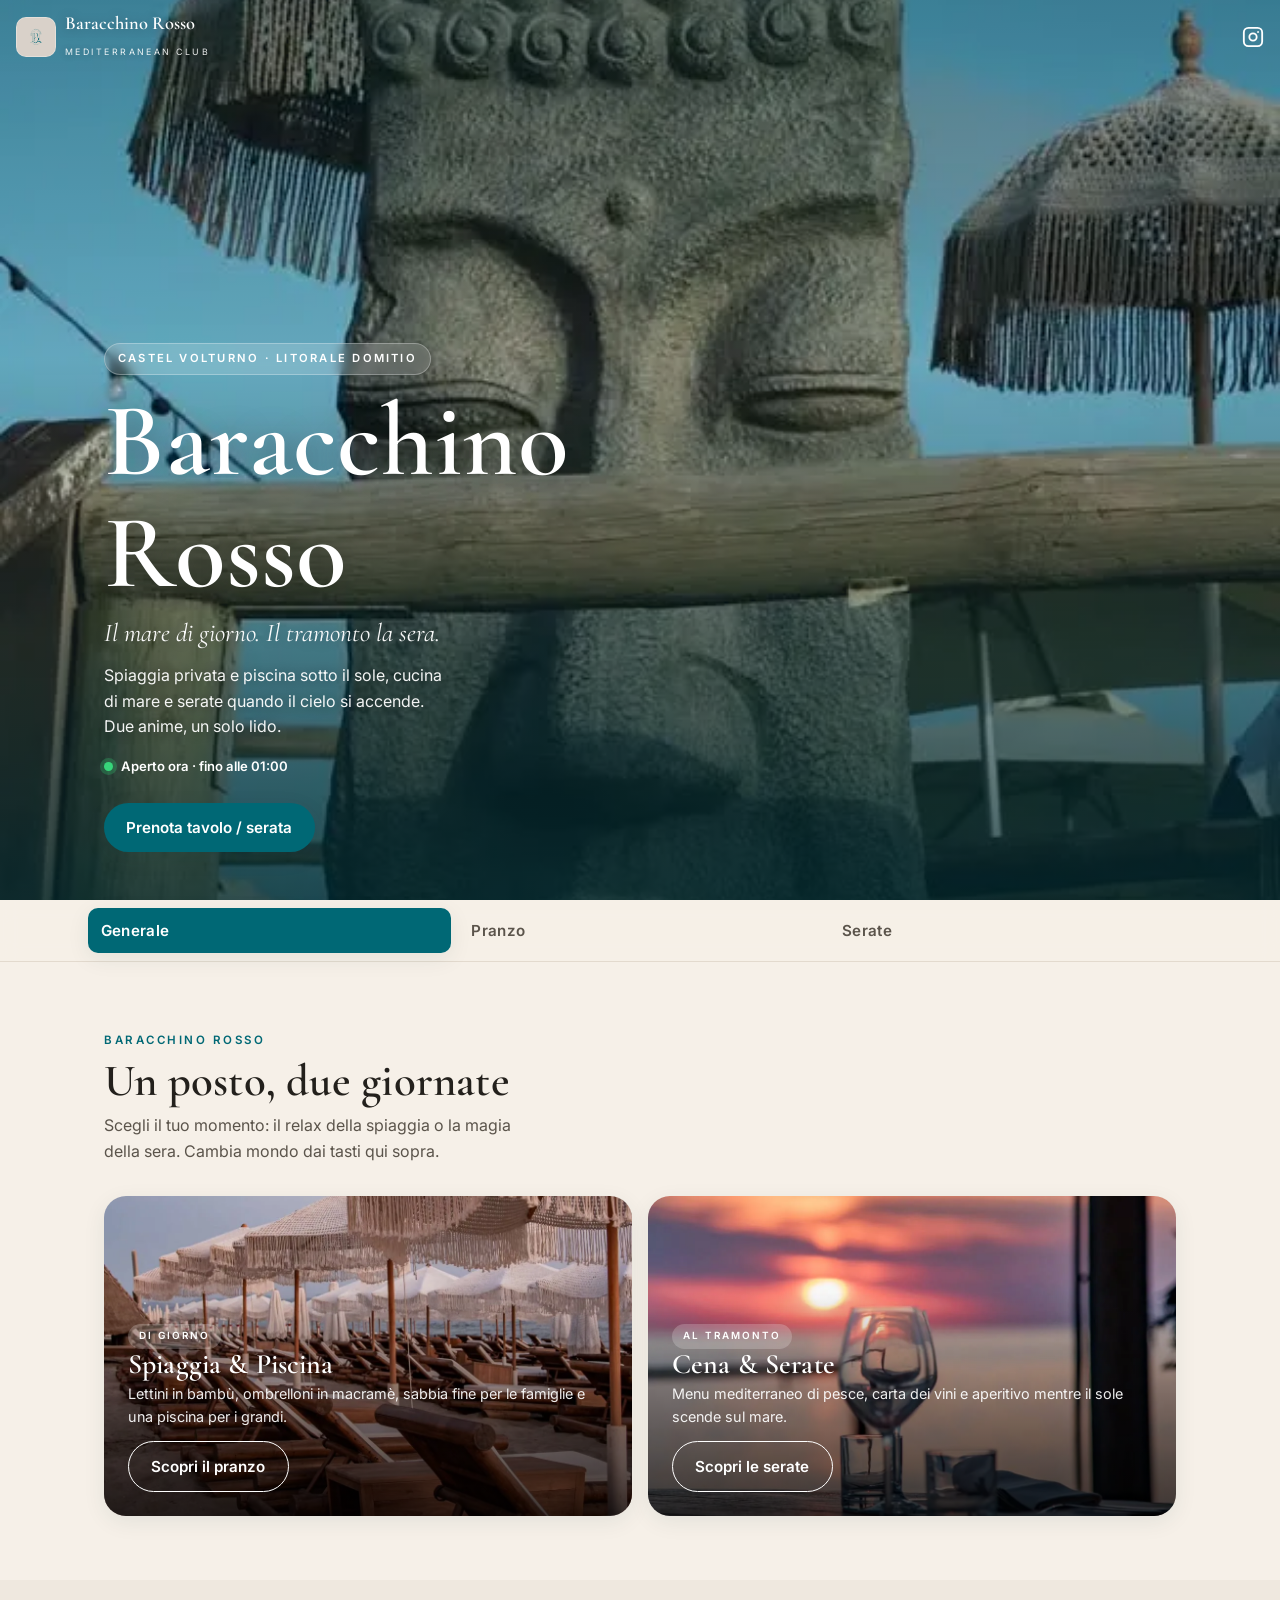
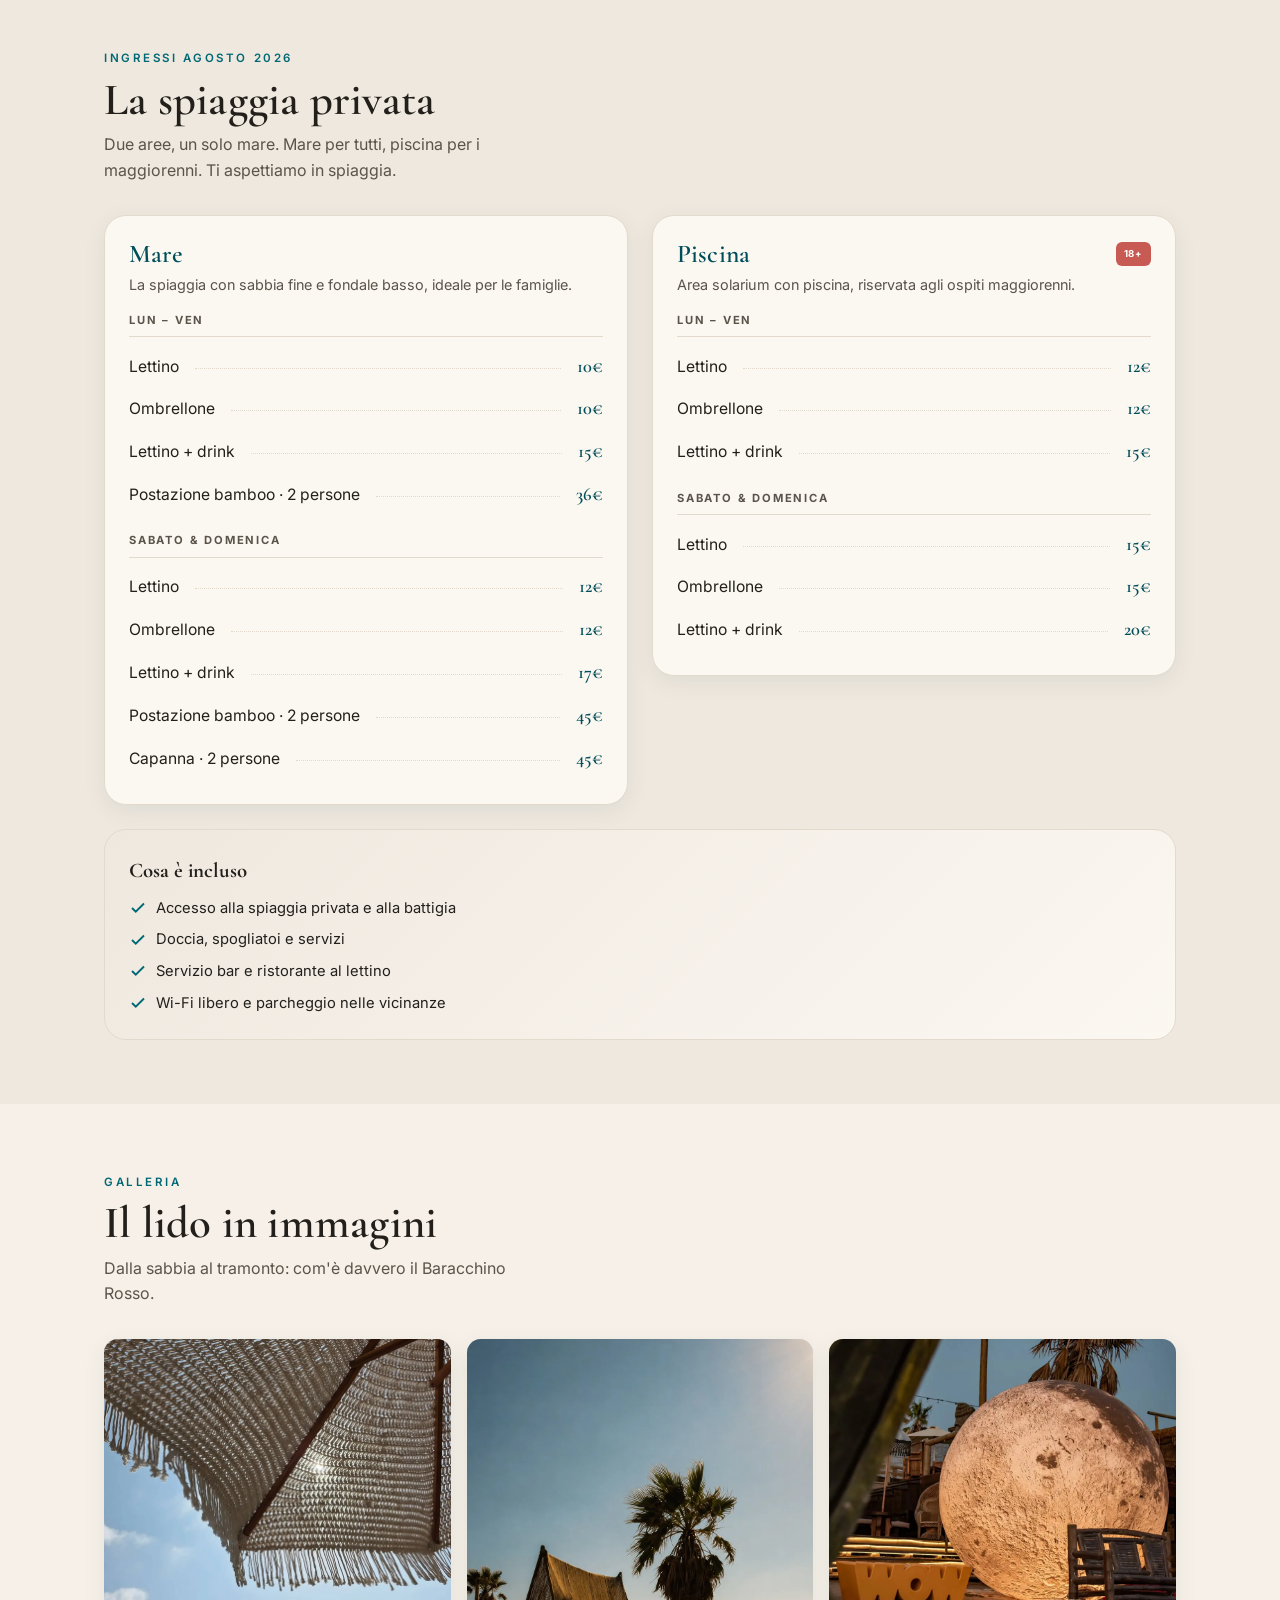
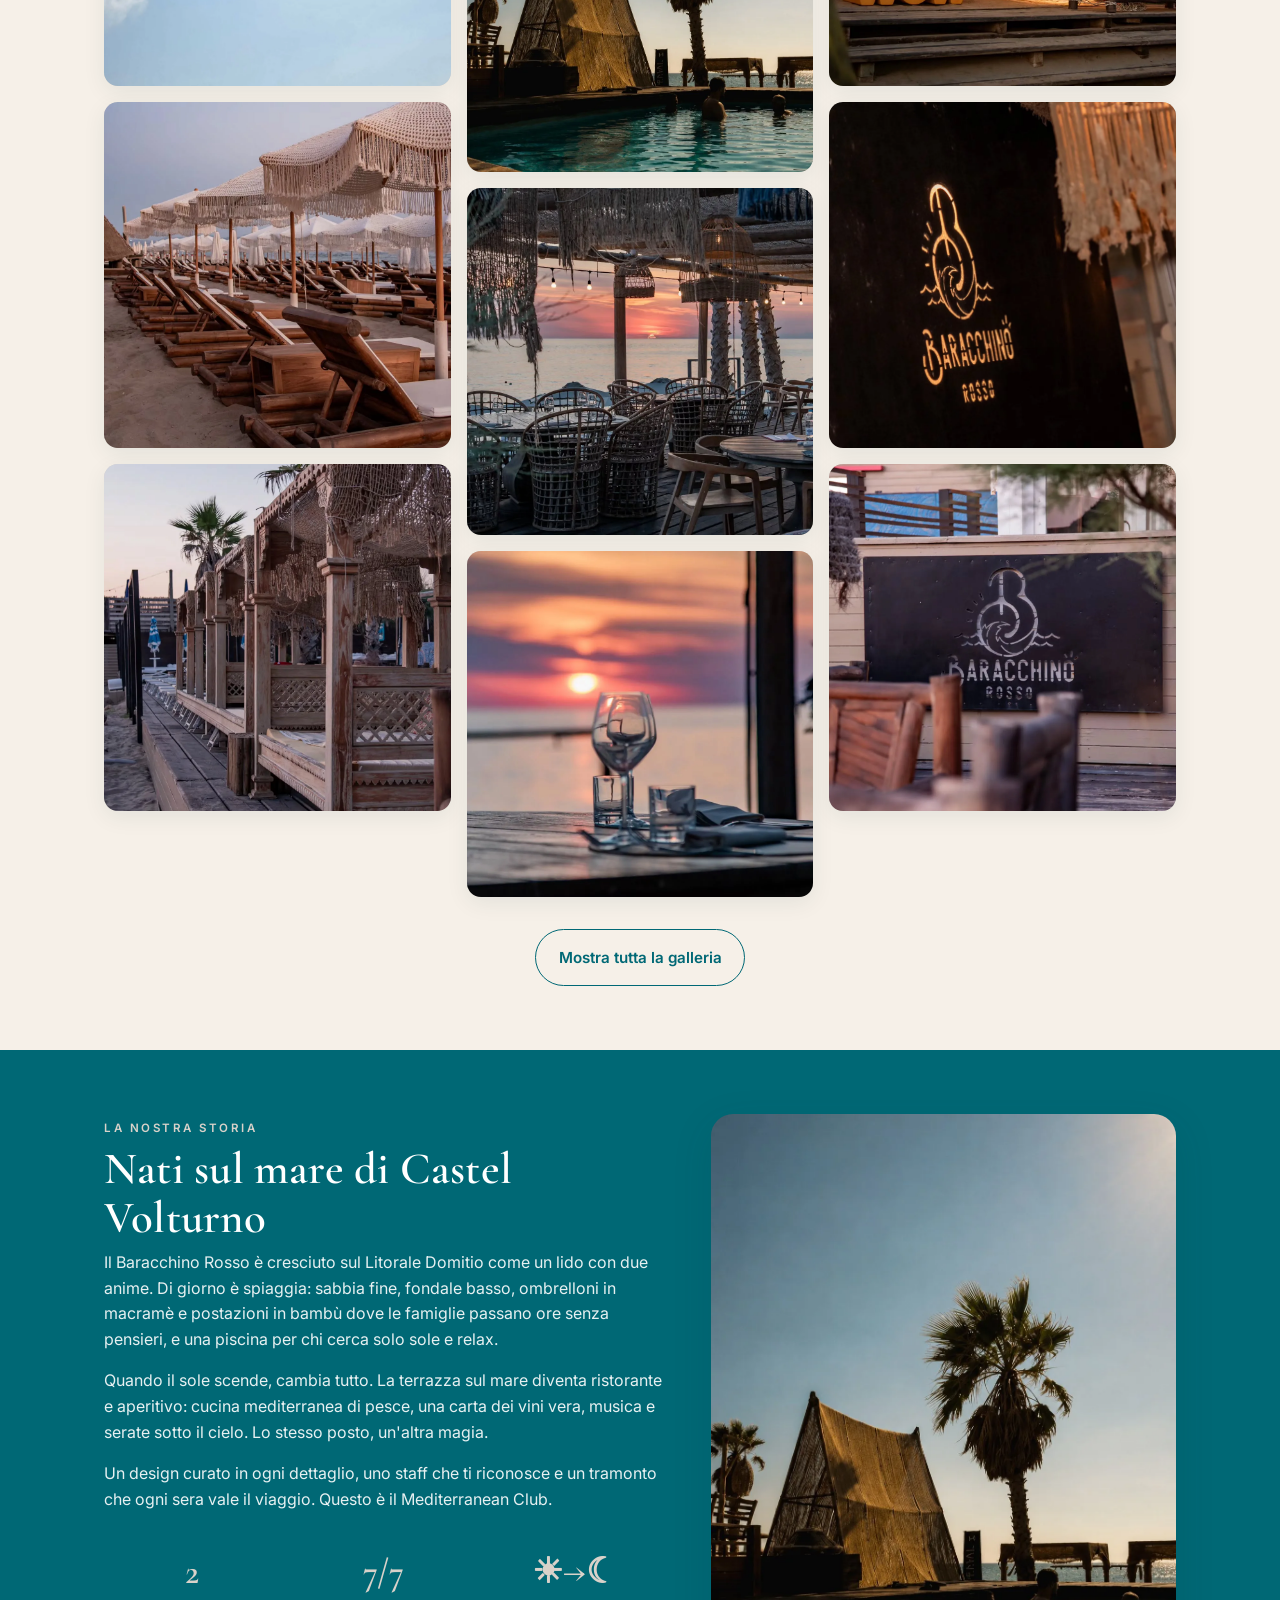
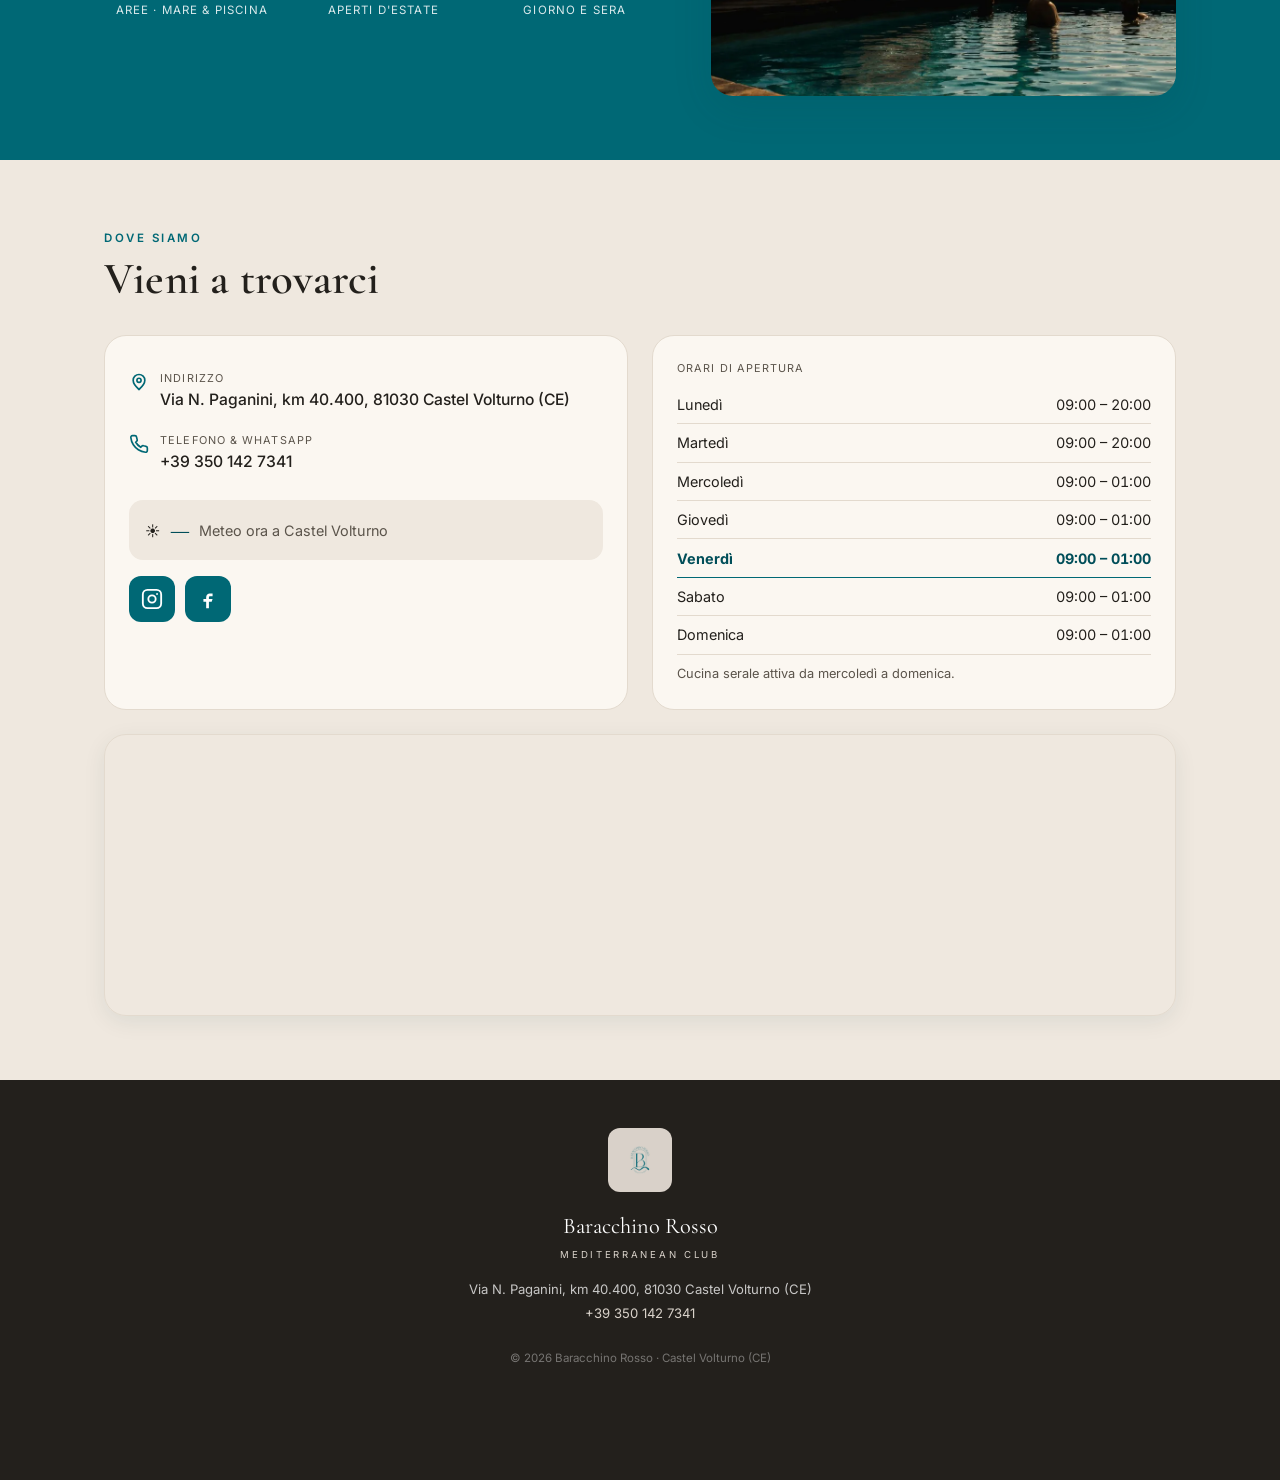
<file: index.html>
<!DOCTYPE html>
<html lang="it" data-mondo="generale">
<head>
<meta charset="UTF-8">
<meta name="viewport" content="width=device-width, initial-scale=1, viewport-fit=cover">
<title>Baracchino Rosso · Lido e Ristorante sul mare a Castel Volturno</title>
<meta name="description" content="Baracchino Rosso, Mediterranean Club a Castel Volturno: spiaggia privata con lettini e piscina di giorno, ristorante di pesce, aperitivo e serate al tramonto. Prenota il tuo tavolo.">
<meta name="theme-color" content="#006875">
<link rel="canonical" href="https://baracchinorosso.it/">

<!-- Open Graph / social -->
<meta property="og:type" content="restaurant">
<meta property="og:site_name" content="Baracchino Rosso">
<meta property="og:title" content="Baracchino Rosso · Lido e Ristorante sul mare">
<meta property="og:description" content="Spiaggia privata e piscina di giorno, cucina di mare e serate al tramonto a Castel Volturno.">
<meta property="og:image" content="https://baracchinorosso.it/assets/lido/lido-06.webp">
<meta property="og:locale" content="it_IT">
<meta name="twitter:card" content="summary_large_image">

<link rel="icon" type="image/webp" href="assets/brand/logo.webp">
<link rel="apple-touch-icon" href="assets/brand/logo.webp">

<!-- Font -->
<link rel="preconnect" href="https://fonts.googleapis.com">
<link rel="preconnect" href="https://fonts.gstatic.com" crossorigin>
<link href="https://fonts.googleapis.com/css2?family=Cormorant+Garamond:ital,wght@0,500;0,600;0,700;1,500;1,600&family=Inter:wght@400;500;600;700&display=swap" rel="stylesheet">

<link rel="stylesheet" href="style.css">

<!-- Schema.org: Restaurant + spiaggia -->
<script type="application/ld+json">
{
  "@context": "https://schema.org",
  "@type": "Restaurant",
  "name": "Baracchino Rosso",
  "alternateName": "Lido Baracchino Rosso · Mediterranean Club",
  "description": "Lido con spiaggia privata e piscina, ristorante di pesce, aperitivo e serate al tramonto sul litorale di Castel Volturno.",
  "servesCuisine": ["Mediterranea", "Pesce", "Italiana"],
  "priceRange": "€€",
  "url": "https://baracchinorosso.it/",
  "telephone": "+393501427341",
  "acceptsReservations": "True",
  "image": "https://baracchinorosso.it/assets/lido/lido-06.webp",
  "hasMenu": "https://baracchinorosso.it/#menu",
  "address": {
    "@type": "PostalAddress",
    "streetAddress": "Via N. Paganini, km 40.400",
    "addressLocality": "Castel Volturno",
    "addressRegion": "CE",
    "postalCode": "81030",
    "addressCountry": "IT"
  },
  "geo": { "@type": "GeoCoordinates", "latitude": 41.0206, "longitude": 13.9330 },
  "amenityFeature": [
    { "@type": "LocationFeatureSpecification", "name": "Spiaggia privata", "value": true },
    { "@type": "LocationFeatureSpecification", "name": "Piscina", "value": true },
    { "@type": "LocationFeatureSpecification", "name": "Lettini e ombrelloni", "value": true }
  ],
  "openingHoursSpecification": [
    { "@type": "OpeningHoursSpecification", "dayOfWeek": ["Monday","Tuesday"], "opens": "09:00", "closes": "20:00" },
    { "@type": "OpeningHoursSpecification", "dayOfWeek": ["Wednesday","Thursday","Friday","Saturday","Sunday"], "opens": "09:00", "closes": "01:00" }
  ],
  "sameAs": [
    "https://www.instagram.com/lido_baracchinorosso/",
    "https://www.facebook.com/Lidobaracchinorosso/"
  ]
}
</script>
</head>
<body>
<a href="#main" class="skip">Vai al contenuto</a>

<!-- HEADER -->
<header class="site-header" id="header">
  <a class="brand-lockup" href="#top" aria-label="Baracchino Rosso, torna su">
    <img src="assets/brand/logo.webp" alt="Logo Baracchino Rosso" width="38" height="38">
    <span>
      <span class="bn">Baracchino Rosso</span><br>
      <span class="bt">Mediterranean Club</span>
    </span>
  </a>
  <a class="hdr-ig" id="hdrIg" href="#" target="_blank" rel="noopener" aria-label="Instagram">
    <svg viewBox="0 0 24 24" fill="none" stroke="currentColor" stroke-width="2"><rect x="2" y="2" width="20" height="20" rx="5"/><circle cx="12" cy="12" r="4"/><circle cx="17.5" cy="6.5" r="1" fill="currentColor" stroke="none"/></svg>
  </a>
</header>

<span id="top"></span>

<!-- HERO -->
<section class="hero" aria-label="Introduzione">
  <div class="hero-media">
    <video id="heroVideo" autoplay muted loop playsinline
      poster="assets/video/hero-poster.webp">
      <source src="assets/video/hero.mp4" type="video/mp4">
    </video>
  </div>
  <div class="hero-inner">
    <span class="kicker">Castel Volturno · Litorale Domitio</span>
    <h1>Baracchino<br>Rosso</h1>
    <p class="subtitle">Il mare di giorno. Il tramonto la sera.</p>
    <p class="hook">Spiaggia privata e piscina sotto il sole, cucina di mare e serate quando il cielo si accende. Due anime, un solo lido.</p>
    <div class="status" id="heroStatus"><span class="dot"></span><span class="txt">—</span></div>
    <div class="hero-cta">
      <!-- PRENOTAZIONE OMBRELLONE DISATTIVATA (riattivabile in futuro): togli i marcatori di commento per rimetterla.
      <button class="btn btn-wa" data-open="ombrellone">
        <svg viewBox="0 0 24 24" fill="currentColor"><path d="M12 2a10 10 0 0 0-8.7 15l-1.3 4.7 4.8-1.3A10 10 0 1 0 12 2zm0 2a8 8 0 1 1-4.2 14.8l-.3-.2-2.6.7.7-2.6-.2-.3A8 8 0 0 1 12 4zm4.4 9.6c-.2-.1-1.3-.7-1.5-.8s-.4-.1-.5.1l-.7.9c-.1.1-.2.2-.5.1a6.6 6.6 0 0 1-3.2-2.8c-.2-.4.2-.4.6-1.2.1-.1 0-.3 0-.4l-.7-1.7c-.2-.5-.4-.4-.5-.4h-.5a.9.9 0 0 0-.7.3c-.9.9-.7 2.2 0 3.4a9.4 9.4 0 0 0 3.9 3.5c1.4.6 2 .7 2.7.6.4-.1 1.3-.5 1.5-1.1s.2-1 .1-1.1z"/></svg>
        Prenota ombrellone
      </button>
      -->
      <button class="btn btn-primary" data-open="tavolo">Prenota tavolo / serata</button>
    </div>
  </div>
</section>

<!-- SWITCH TRE MONDI -->
<nav class="world-switch" id="worldSwitch" aria-label="Scegli cosa vuoi vedere">
  <div class="inner">
    <button class="world-btn active" data-world="generale">
      Generale <span class="wl">Il lido</span>
    </button>
    <button class="world-btn" data-world="pranzo">
      Pranzo <span class="wl">Spiaggia & food</span>
    </button>
    <button class="world-btn" data-world="serate">
      Serate <span class="wl">Cena & tramonto</span>
    </button>
  </div>
</nav>

<main id="main">

<!-- ======================= MONDO: GENERALE ======================= -->
<div class="world-pane active" data-pane="generale">

  <!-- DUE ANIME -->
  <section class="section" aria-label="Le due anime del lido">
    <div class="wrap">
      <div class="section-head">
        <span class="eyebrow">Baracchino Rosso</span>
        <h2 class="section-title">Un posto, due giornate</h2>
        <p class="section-lead">Scegli il tuo momento: il relax della spiaggia o la magia della sera. Cambia mondo dai tasti qui sopra.</p>
      </div>
      <div class="duo">
        <div class="duo-card">
          <img src="assets/lido/lido-04.webp" alt="Lettini in bambù e ombrelloni in macramè sulla spiaggia" loading="lazy" width="1080" height="1080">
          <div class="c">
            <span class="tag">Di giorno</span>
            <h3>Spiaggia & Piscina</h3>
            <p>Lettini in bambù, ombrelloni in macramè, sabbia fine per le famiglie e una piscina per i grandi.</p>
            <button class="btn btn-outline" style="--accent:#fff;color:#fff;border-color:#fff" data-world-go="pranzo">Scopri il pranzo</button>
          </div>
        </div>
        <div class="duo-card">
          <img src="assets/lido/lido-06.webp" alt="Calici di vino al tramonto sul mare" loading="lazy" width="1080" height="1080">
          <div class="c">
            <span class="tag">Al tramonto</span>
            <h3>Cena & Serate</h3>
            <p>Menu mediterraneo di pesce, carta dei vini e aperitivo mentre il sole scende sul mare.</p>
            <button class="btn btn-outline" style="--accent:#fff;color:#fff;border-color:#fff" data-world-go="serate">Scopri le serate</button>
          </div>
        </div>
      </div>
    </div>
  </section>

  <!-- SPIAGGIA / LISTINO -->
  <section class="section" id="spiaggia" style="background:var(--sand-light)" aria-label="La spiaggia e i prezzi">
    <div class="wrap">
      <div class="section-head">
        <span class="eyebrow" id="beachPeriod">Listino spiaggia</span>
        <h2 class="section-title">La spiaggia privata</h2>
        <p class="section-lead">Due aree, un solo mare. Mare per tutti, piscina per i maggiorenni. Ti aspettiamo in spiaggia.</p>
      </div>
      <div class="beach-grid" id="beachGrid"><!-- JS --></div>
      <div class="incluso" id="beachIncluso"><!-- JS --></div>
      <!-- PRENOTAZIONE OMBRELLONE DISATTIVATA (riattivabile in futuro): togli i marcatori di commento per rimetterla.
      <div style="margin-top:var(--s-4)">
        <button class="btn btn-wa btn-block" data-open="ombrellone">
          <svg viewBox="0 0 24 24" fill="currentColor"><path d="M12 2a10 10 0 0 0-8.7 15l-1.3 4.7 4.8-1.3A10 10 0 1 0 12 2zm0 2a8 8 0 1 1-4.2 14.8l-.3-.2-2.6.7.7-2.6-.2-.3A8 8 0 0 1 12 4zm4.4 9.6c-.2-.1-1.3-.7-1.5-.8s-.4-.1-.5.1l-.7.9c-.1.1-.2.2-.5.1a6.6 6.6 0 0 1-3.2-2.8c-.2-.4.2-.4.6-1.2.1-.1 0-.3 0-.4l-.7-1.7c-.2-.5-.4-.4-.5-.4h-.5a.9.9 0 0 0-.7.3c-.9.9-.7 2.2 0 3.4a9.4 9.4 0 0 0 3.9 3.5c1.4.6 2 .7 2.7.6.4-.1 1.3-.5 1.5-1.1s.2-1 .1-1.1z"/></svg>
          Prenota ombrellone su WhatsApp
        </button>
      </div>
      -->
    </div>
  </section>

  <!-- GALLERY -->
  <section class="section" id="gallery" aria-label="Galleria fotografica">
    <div class="wrap">
      <div class="section-head">
        <span class="eyebrow">Galleria</span>
        <h2 class="section-title">Il lido in immagini</h2>
        <p class="section-lead">Dalla sabbia al tramonto: com'è davvero il Baracchino Rosso.</p>
      </div>
      <div class="gallery" id="galleryGrid"><!-- JS --></div>
      <div style="margin-top:var(--s-5); text-align:center">
        <a class="btn btn-outline" href="galleria.html">Mostra tutta la galleria</a>
      </div>
    </div>
  </section>

  <!-- ABOUT -->
  <section class="section about" id="about" aria-label="Chi siamo">
    <div class="wrap">
      <div class="about-body">
        <div>
          <span class="eyebrow">La nostra storia</span>
          <h2 class="section-title">Nati sul mare di Castel Volturno</h2>
          <p>Il Baracchino Rosso è cresciuto sul Litorale Domitio come un lido con due anime. Di giorno è spiaggia: sabbia fine, fondale basso, ombrelloni in macramè e postazioni in bambù dove le famiglie passano ore senza pensieri, e una piscina per chi cerca solo sole e relax.</p>
          <p>Quando il sole scende, cambia tutto. La terrazza sul mare diventa ristorante e aperitivo: cucina mediterranea di pesce, una carta dei vini vera, musica e serate sotto il cielo. Lo stesso posto, un'altra magia.</p>
          <p>Un design curato in ogni dettaglio, uno staff che ti riconosce e un tramonto che ogni sera vale il viaggio. Questo è il Mediterranean Club.</p>
          <div class="stats">
            <div class="stat"><div class="num">2</div><div class="lab">Aree · Mare & Piscina</div></div>
            <div class="stat"><div class="num">7/7</div><div class="lab">Aperti d'estate</div></div>
            <div class="stat"><div class="num">☀︎→☾</div><div class="lab">Giorno e sera</div></div>
          </div>
        </div>
        <div class="about-media">
          <img src="assets/lido/lido-01.webp" alt="Piscina con palma e tenda al tramonto al Baracchino Rosso" loading="lazy" width="997" height="1246">
        </div>
      </div>
    </div>
  </section>

  <!-- CONTATTI -->
  <section class="section" id="contatti" style="background:var(--sand-light)" aria-label="Contatti e come arrivare">
    <div class="wrap">
      <div class="section-head">
        <span class="eyebrow">Dove siamo</span>
        <h2 class="section-title">Vieni a trovarci</h2>
      </div>
      <div class="contact-grid">
        <div class="contact-card">
          <div class="info-row">
            <svg viewBox="0 0 24 24" fill="none" stroke="currentColor" stroke-width="2"><path d="M12 21s-7-6-7-11a7 7 0 0 1 14 0c0 5-7 11-7 11z"/><circle cx="12" cy="10" r="2.5"/></svg>
            <div><div class="l">Indirizzo</div><div class="v" id="cAddr">—</div></div>
          </div>
          <div class="info-row">
            <svg viewBox="0 0 24 24" fill="none" stroke="currentColor" stroke-width="2"><path d="M22 16.9v3a2 2 0 0 1-2.2 2 19.8 19.8 0 0 1-8.6-3 19.5 19.5 0 0 1-6-6 19.8 19.8 0 0 1-3-8.6A2 2 0 0 1 4.1 2h3a2 2 0 0 1 2 1.7c.1 1 .4 1.9.7 2.8a2 2 0 0 1-.5 2.1L8.1 9.9a16 16 0 0 0 6 6l1.3-1.3a2 2 0 0 1 2.1-.4c.9.3 1.8.5 2.8.6a2 2 0 0 1 1.7 2z"/></svg>
            <div><div class="l">Telefono & WhatsApp</div><div class="v"><a id="cTel" href="#">—</a></div></div>
          </div>
          <div class="weather" id="weatherBox" hidden>
            <span id="wIcon">☀︎</span>
            <span class="t" id="wTemp">—</span>
            <span id="wDesc" style="color:var(--ink-soft)">Meteo ora a Castel Volturno</span>
          </div>
          <div class="socials">
            <a id="sIg" href="#" target="_blank" rel="noopener" aria-label="Instagram"><svg viewBox="0 0 24 24" fill="none" stroke="currentColor" stroke-width="2"><rect x="2" y="2" width="20" height="20" rx="5"/><circle cx="12" cy="12" r="4"/><circle cx="17.5" cy="6.5" r="1" fill="currentColor" stroke="none"/></svg></a>
            <a id="sFb" href="#" target="_blank" rel="noopener" aria-label="Facebook"><svg viewBox="0 0 24 24" fill="currentColor"><path d="M14 9h3V6h-3c-2.2 0-4 1.8-4 4v2H7v3h3v7h3v-7h3l1-3h-4v-2c0-.6.4-1 1-1z"/></svg></a>
          </div>
        </div>
        <div class="contact-card">
          <div class="l" style="font-size:.68rem;letter-spacing:.1em;text-transform:uppercase;color:var(--ink-soft)">Orari di apertura</div>
          <table class="hours-table" id="hoursTable"><!-- JS --></table>
          <p style="font-size:.8rem;color:var(--ink-soft);margin-top:.6rem" id="hoursNote"></p>
        </div>
      </div>
      <div class="map-embed" style="margin-top:var(--s-4)">
        <iframe id="mapFrame" title="Mappa Baracchino Rosso" loading="lazy" referrerpolicy="no-referrer-when-downgrade"></iframe>
      </div>
    </div>
  </section>
</div>

<!-- ======================= MONDO: PRANZO ======================= -->
<div class="world-pane" data-pane="pranzo">
  <section class="section" aria-label="Pranzo in spiaggia">
    <div class="wrap">
      <div class="section-head">
        <span class="eyebrow">Il giorno · Food · Bar · Stile</span>
        <h2 class="section-title">Pranzo in spiaggia</h2>
        <p class="section-lead">Due modi di pranzare: il take away veloce da portare sotto l'ombrellone, oppure il menù mediterraneo di pesce servito al tavolo. Tra un tuffo e l'altro, come preferisci.</p>
      </div>
      <div class="menu-list" id="menuPranzo"><!-- JS --></div>
      <p class="menu-note">Il take away e il servizio bar sono attivi al lettino durante l'orario della spiaggia; il menù mediterraneo è servito ai tavoli. I piatti con la stellina sono i più amati. Per ordinazioni e info scrivici su WhatsApp.</p>
      <div style="margin-top:var(--s-4)">
        <button class="btn btn-primary btn-block" data-open="tavolo">Prenota un tavolo</button>
      </div>
      <!-- PRENOTAZIONE OMBRELLONE DISATTIVATA (riattivabile in futuro): togli i marcatori di commento per rimetterla.
      <div style="margin-top:var(--s-4)">
        <button class="btn btn-wa btn-block" data-open="ombrellone">Prenota il tuo posto in spiaggia</button>
      </div>
      -->
    </div>
  </section>

  <!-- GALLERIA CIBO (solo pranzo) -->
  <section class="section" style="background:var(--sand-light)" aria-label="I piatti">
    <div class="wrap">
      <div class="section-head">
        <span class="eyebrow">Dalla cucina</span>
        <h2 class="section-title">I nostri piatti</h2>
        <p class="section-lead">Fresco, di mare, fatto al momento. Un assaggio di quello che porti a tavola.</p>
      </div>
      <div class="gallery" id="galleryCibo"><!-- JS --></div>
    </div>
  </section>

  <!-- listino spiaggia anche qui, comodo -->
  <section class="section" style="background:var(--sand-light)" aria-label="Listino spiaggia">
    <div class="wrap">
      <div class="section-head">
        <span class="eyebrow" id="beachPeriod2">Listino spiaggia</span>
        <h2 class="section-title">Lettini, ombrelloni & cabine</h2>
      </div>
      <div class="beach-grid" id="beachGrid2"><!-- JS --></div>
    </div>
  </section>
</div>

<!-- ======================= MONDO: SERATE ======================= -->
<div class="world-pane" data-pane="serate">

  <!-- HERO SERATE con video -->
  <section class="serate-hero" aria-label="Le serate">
    <div class="serate-hero-media">
      <video id="serateVideo" muted loop playsinline preload="none"
        poster="assets/video/serate-poster.webp">
        <source src="assets/video/serate.mp4" type="video/mp4">
      </video>
    </div>
    <div class="serate-hero-inner">
      <span class="kicker">Quando il sole scende</span>
      <h2>Le nostre serate</h2>
      <p>Aperitivo in poltrona, cocktail, musica e cena vista mare. Il Baracchino cambia anima.</p>
    </div>
  </section>

  <section class="section" aria-label="Cena e serate">
    <div class="wrap">
      <div class="section-head">
        <span class="eyebrow">La sera · Menu Mediterraneo</span>
        <h2 class="section-title">Cena sul mare</h2>
        <p class="section-lead">Cucina mediterranea di pesce e una carta dei vini pensata per il tramonto. Prenota il tavolo e lasciati sorprendere dal cielo.</p>
      </div>
      <div class="menu-list" id="menuSerate"><!-- JS --></div>
      <p class="menu-note">Cucina serale attiva da mercoledì a domenica. I piatti con la stellina sono i più amati dai nostri ospiti.</p>
      <div style="margin-top:var(--s-4)">
        <button class="btn btn-primary btn-block" data-open="tavolo">Prenota il tavolo</button>
      </div>
    </div>
  </section>

  <!-- EVENTI -->
  <section class="section" id="eventi" style="background:var(--sand-light)" aria-label="Eventi e serate">
    <div class="wrap">
      <div class="section-head">
        <span class="eyebrow">In programma</span>
        <h2 class="section-title">Serate & eventi</h2>
        <p class="section-lead">Aperitivi, musica dal vivo e feste al tramonto.</p>
      </div>
      <div id="eventsWrap"><!-- JS --></div>
    </div>
  </section>
</div>

</main>

<!-- FOOTER -->
<footer class="site-footer">
  <div class="wrap">
    <img src="assets/brand/logo.webp" alt="Baracchino Rosso" width="64" height="64">
    <div class="fn">Baracchino Rosso</div>
    <div class="ft">Mediterranean Club</div>
    <div class="fmeta">
      <span id="fAddr">—</span><br>
      <a id="fTel" href="#">—</a>
    </div>
    <div class="credit">© <span id="year"></span> Baracchino Rosso · Castel Volturno (CE)</div>
  </div>
</footer>

<!-- STICKY DOCK (mobile) -->
<div class="dockbar">
  <!-- PRENOTAZIONE OMBRELLONE DISATTIVATA (riattivabile in futuro): togli i marcatori di commento per rimetterla.
  <button class="btn btn-wa" data-open="ombrellone">Ombrellone</button>
  -->
  <button class="btn btn-primary" data-open="tavolo">Tavolo / Serata</button>
</div>

<!-- ================================================================
     MODALE PRENOTAZIONE (OMBRELLONE) — DISATTIVATA
     La prenotazione ombrelloni è stata rimossa temporaneamente.
     Per RIATTIVARLA in futuro:
       1) togli i marcatori di commento di questo blocco;
       2) riattiva i pulsanti "Ombrellone" (cerca "PRENOTAZIONE OMBRELLONE
          DISATTIVATA" nel file e togli i relativi commenti);
       3) (facoltativo) il form tavolo qui sotto resta separato: si
          riattiva solo se in data.js rimetti prenotazioneTavoloUrl: "".
================================================================= -->
<!-- INIZIO BLOCCO DISATTIVATO
<div class="modal-back" id="modalBack" role="dialog" aria-modal="true" aria-labelledby="modalTitle">
  <div class="modal">
    <button class="modal-x" id="modalX" aria-label="Chiudi">&times;</button>
    <h3 id="modalTitle">Prenota</h3>
    <p class="sub" id="modalSub">Compila e ti apriamo WhatsApp con il messaggio pronto.</p>

    [FORM OMBRELLONE]
    <div id="formOmbrellone">
      <div class="field">
        <label for="oNome">Nome</label>
        <input type="text" id="oNome" placeholder="Il tuo nome" required>
      </div>
      <div class="field-row">
        <div class="field">
          <label for="oData">Data</label>
          <input type="date" id="oData" required>
        </div>
        <div class="field">
          <label for="oNum">Postazioni</label>
          <input type="number" id="oNum" min="1" max="20" value="2" required>
        </div>
      </div>
      <div class="field">
        <label for="oTipo">Tipo</label>
        <select id="oTipo">
          <option value="Lettino">Lettino</option>
          <option value="Ombrellone">Ombrellone</option>
          <option value="Postazione bamboo">Postazione bamboo</option>
          <option value="Capanna">Capanna</option>
          <option value="Piscina (solo maggiorenni)">Piscina (solo maggiorenni)</option>
        </select>
      </div>
    </div>

    [FORM TAVOLO — gia disattivato in precedenza: usa il form esterno prenota.html
     impostato in data.js -> brand.prenotazioneTavoloUrl. Per il vecchio form
     WhatsApp: rimetti prenotazioneTavoloUrl: "" e ripristina questo blocco.
    <div id="formTavolo" hidden>
      <div class="field">
        <label for="tNome">Nome</label>
        <input type="text" id="tNome" placeholder="Il tuo nome">
      </div>
      <div class="field-row">
        <div class="field">
          <label for="tPers">Persone</label>
          <input type="number" id="tPers" min="1" max="30" value="2">
        </div>
        <div class="field">
          <label for="tData">Data</label>
          <input type="date" id="tData">
        </div>
      </div>
      <div class="field">
        <label for="tOra">Orario</label>
        <input type="time" id="tOra" value="20:30">
      </div>
    </div>
    ]

    <button class="btn btn-wa btn-block" id="modalSend" style="margin-top:.5rem">Apri WhatsApp</button>
    <div class="modal-note">Ti stiamo aprendo WhatsApp — premi invio per confermare. Ti confermeremo la disponibilità in chat.</div>
  </div>
</div>
FINE BLOCCO DISATTIVATO -->

<script src="data.js"></script>
<script src="app.js"></script>
</body>
</html>
</file>
<file: style.css>
/* =============================================================================
   BARACCHINO ROSSO — STYLE
   Palette derivata dal logo reale (teal + sabbia) e dai materiali del lido.
   ========================================================================== */

:root{
  /* --- Colori brand (dal logo) --- */
  --teal:        #006875;   /* monogramma del logo */
  --teal-deep:   #004e59;   /* teal profondo per testo su chiaro */
  --teal-soft:   #4a8b93;
  --sand:        #d9d2ca;   /* fondo del logo */
  --sand-light:  #efe8df;
  --cream:       #f6f0e8;   /* fondo pagina */
  --cream-2:     #fbf7f1;
  --ink:         #23201c;   /* testo principale */
  --ink-soft:    #5b544b;   /* testo secondario */
  --line:        #e3dace;

  /* --- Accenti per i tre mondi --- */
  --day:         #d89a5b;   /* oro-tramonto = spiaggia/pranzo */
  --day-deep:    #b97e3f;
  --night:       #c85a54;   /* corallo-rosso = serate (dal "Rosso" + menu take away) */
  --night-deep:  #a8433e;

  /* accento attivo, cambia col mondo selezionato (default = generale/teal) */
  --accent:      var(--teal);
  --accent-deep: var(--teal-deep);

  /* --- Tipografia --- */
  --display: "Cormorant Garamond", Georgia, "Times New Roman", serif;
  --body: "Inter", -apple-system, BlinkMacSystemFont, "Segoe UI", Roboto, sans-serif;

  /* --- Spaziatura (rem) --- */
  --s-1: .5rem; --s-2: .75rem; --s-3: 1rem; --s-4: 1.5rem;
  --s-5: 2rem; --s-6: 3rem; --s-7: 4rem; --s-8: 6rem;

  --radius: 14px;
  --radius-lg: 22px;
  --maxw: 1120px;
  --shadow: 0 12px 40px rgba(0,58,66,.12);
  --shadow-soft: 0 6px 22px rgba(0,58,66,.08);
}

/* mondo SERATE */
[data-mondo="serate"]{ --accent: var(--night); --accent-deep: var(--night-deep); }
/* mondo PRANZO */
[data-mondo="pranzo"]{ --accent: var(--day); --accent-deep: var(--day-deep); }
/* mondo GENERALE */
[data-mondo="generale"]{ --accent: var(--teal); --accent-deep: var(--teal-deep); }

*{ box-sizing:border-box; margin:0; padding:0; }
html{ scroll-behavior:smooth; -webkit-text-size-adjust:100%; }
body{
  font-family:var(--body);
  color:var(--ink);
  background:var(--cream);
  line-height:1.6;
  font-size:16px;
  overflow-x:hidden;
}
img{ display:block; max-width:100%; }
a{ color:inherit; text-decoration:none; }
h1,h2,h3{ font-family:var(--display); font-weight:600; line-height:1.08; letter-spacing:.005em; }

.wrap{ width:100%; max-width:var(--maxw); margin:0 auto; padding:0 var(--s-4); }

.eyebrow{
  font-family:var(--body); font-size:.72rem; font-weight:600;
  letter-spacing:.22em; text-transform:uppercase; color:var(--accent);
}
.section-title{ font-size:2.1rem; margin:.35rem 0 .5rem; color:var(--ink); }
.section-lead{ color:var(--ink-soft); max-width:42ch; }

/* =============================================================================
   HEADER
   ========================================================================== */
.site-header{
  position:fixed; top:0; left:0; right:0; z-index:60;
  display:flex; align-items:center; justify-content:space-between;
  padding:.7rem 1rem;
  background:rgba(246,240,232,0);
  transition:background .3s ease, box-shadow .3s ease, padding .3s ease;
}
.site-header.scrolled{
  background:rgba(246,240,232,.94);
  backdrop-filter:blur(10px);
  box-shadow:0 2px 18px rgba(0,58,66,.08);
}
.brand-lockup{ display:flex; align-items:center; gap:.55rem; }
.brand-lockup img{ width:40px; height:40px; border-radius:10px; object-fit:cover;
  background:var(--sand); border:1px solid rgba(255,255,255,.3); }
.brand-lockup .bn{ font-family:var(--display); font-weight:600; font-size:1.15rem; color:var(--ink); line-height:1; }
.brand-lockup .bt{ font-family:var(--body); font-size:.55rem; letter-spacing:.28em; text-transform:uppercase; color:var(--accent); }
.site-header:not(.scrolled) .brand-lockup .bn{ color:#fff; text-shadow:0 1px 12px rgba(0,0,0,.35); }
.site-header:not(.scrolled) .brand-lockup .bt{ color:#fff; opacity:.9; text-shadow:0 1px 8px rgba(0,0,0,.4); }
.hdr-ig{ display:none; }
.hdr-ig svg{ width:22px; height:22px; }

/* =============================================================================
   SWITCH DEI TRE MONDI (sticky sotto l'hero)
   ========================================================================== */
.world-switch{
  position:sticky; top:0; z-index:50;
  background:rgba(246,240,232,.96);
  backdrop-filter:blur(10px);
  border-bottom:1px solid var(--line);
}
.world-switch .inner{
  max-width:var(--maxw); margin:0 auto;
  display:grid; grid-template-columns:repeat(3,1fr);
  gap:.35rem; padding:.4rem;
}
.world-btn{
  appearance:none; border:0; cursor:pointer;
  background:transparent; color:var(--ink-soft);
  font-family:var(--body); font-weight:600; font-size:.82rem;
  letter-spacing:.02em;
  padding:.72rem .3rem; border-radius:10px;
  display:flex; flex-direction:column; align-items:center; gap:.15rem;
  transition:background .2s, color .2s, transform .1s;
}
.world-btn .wl{ font-size:.62rem; font-weight:500; letter-spacing:.14em; text-transform:uppercase; opacity:.7; }
.world-btn:hover{ color:var(--ink); }
.world-btn.active{ background:var(--accent); color:#fff; box-shadow:var(--shadow-soft); }
.world-btn.active .wl{ opacity:.85; }
.world-btn:active{ transform:scale(.97); }

/* =============================================================================
   HERO
   ========================================================================== */
.hero{ position:relative; min-height:100svh; display:flex; align-items:flex-end;
  overflow:hidden; color:#fff; }
.hero-media{ position:absolute; inset:0; z-index:0; }
.hero-media video, .hero-media img{
  width:100%; height:100%; object-fit:cover; }
.hero-media::after{
  content:""; position:absolute; inset:0;
  background:linear-gradient(180deg, rgba(0,40,46,.35) 0%, rgba(0,40,46,.12) 40%, rgba(0,40,46,.78) 100%);
}
.hero-inner{ position:relative; z-index:1; width:100%; max-width:var(--maxw);
  margin:0 auto; padding:0 var(--s-4) var(--s-6); }
.hero .kicker{
  display:inline-flex; align-items:center; gap:.5rem;
  font-size:.7rem; font-weight:600; letter-spacing:.2em; text-transform:uppercase;
  padding:.4rem .8rem; border-radius:999px;
  background:rgba(255,255,255,.16); backdrop-filter:blur(6px);
  border:1px solid rgba(255,255,255,.28);
}
.hero h1{ font-size:clamp(3rem,17vw,6.5rem); margin:.6rem 0 .2rem; text-shadow:0 2px 30px rgba(0,0,0,.35); }
.hero .subtitle{ font-family:var(--display); font-style:italic; font-size:clamp(1.15rem,5vw,1.6rem);
  opacity:.96; text-shadow:0 1px 16px rgba(0,0,0,.4); }
.hero .hook{ margin-top:.6rem; max-width:34ch; font-size:1rem; opacity:.94;
  text-shadow:0 1px 14px rgba(0,0,0,.5); }
.hero-cta{ display:flex; flex-direction:column; gap:.6rem; margin-top:var(--s-4); }

/* status "aperto ora" */
.status{ display:inline-flex; align-items:center; gap:.5rem; font-size:.82rem; font-weight:600;
  margin-top:var(--s-3); }
.status .dot{ width:9px; height:9px; border-radius:50%; background:#8a8a8a; box-shadow:0 0 0 0 rgba(0,0,0,0);}
.status.open .dot{ background:#37d67a; box-shadow:0 0 0 4px rgba(55,214,122,.25); }
.status.closed .dot{ background:#f0685f; box-shadow:0 0 0 4px rgba(240,104,95,.22); }

/* =============================================================================
   BOTTONI
   ========================================================================== */
.btn{
  display:inline-flex; align-items:center; justify-content:center; gap:.5rem;
  font-family:var(--body); font-weight:600; font-size:.95rem;
  padding:.95rem 1.4rem; border-radius:999px; border:0; cursor:pointer;
  transition:transform .12s, box-shadow .2s, background .2s, filter .2s;
  text-align:center;
}
.btn svg{ width:18px; height:18px; }
.btn-primary{ background:var(--accent); color:#fff; box-shadow:var(--shadow-soft); }
.btn-primary:hover{ filter:brightness(1.06); box-shadow:var(--shadow); }
.btn-wa{ background:#25d366; color:#062e17; }
.btn-wa:hover{ filter:brightness(1.05); }
.btn-ghost{ background:rgba(255,255,255,.16); color:#fff; border:1.5px solid rgba(255,255,255,.55);
  backdrop-filter:blur(6px); }
.btn-ghost:hover{ background:rgba(255,255,255,.26); }
.btn-outline{ background:transparent; color:var(--accent); border:1.6px solid var(--accent); }
.btn-outline:hover{ background:var(--accent); color:#fff; }
.btn:active{ transform:translateY(1px) scale(.99); }
.btn-block{ width:100%; }

/* =============================================================================
   HERO SERATE (con video)
   ========================================================================== */
.serate-hero{ position:relative; min-height:56vh; display:flex; align-items:flex-end;
  overflow:hidden; color:#fff; }
.serate-hero-media{ position:absolute; inset:0; z-index:0; background:#1a1214; }
.serate-hero-media video{ width:100%; height:100%; object-fit:cover; opacity:.92; }
.serate-hero-media::after{ content:""; position:absolute; inset:0;
  background:linear-gradient(180deg, rgba(40,10,12,.5) 0%, rgba(30,8,10,.25) 45%, rgba(20,5,6,.85) 100%); }
.serate-hero-inner{ position:relative; z-index:1; width:100%; max-width:var(--maxw);
  margin:0 auto; padding:0 var(--s-4) var(--s-5); }
.serate-hero h2{ font-family:var(--display); font-size:clamp(2.4rem,10vw,4rem); margin:.4rem 0 .3rem;
  text-shadow:0 2px 24px rgba(0,0,0,.5); }
.serate-hero .kicker{ display:inline-flex; font-size:.7rem; font-weight:600; letter-spacing:.2em;
  text-transform:uppercase; padding:.4rem .8rem; border-radius:999px;
  background:rgba(255,255,255,.15); border:1px solid rgba(255,255,255,.3); backdrop-filter:blur(6px); }
.serate-hero p{ max-width:40ch; font-size:1rem; opacity:.95; text-shadow:0 1px 14px rgba(0,0,0,.6); }

/* =============================================================================
   SEZIONI GENERICHE
   ========================================================================== */
.section{ padding:var(--s-7) 0; scroll-margin-top:76px; }
.section-head{ margin-bottom:var(--s-5); }

/* mostra/nascondi in base al mondo */
.world-pane{ display:none; }
.world-pane.active{ display:block; animation:fade .4s ease; }
@keyframes fade{ from{opacity:0; transform:translateY(8px);} to{opacity:1; transform:none;} }

/* =============================================================================
   INTRO / DUE ANIME
   ========================================================================== */
.duo{ display:grid; gap:var(--s-3); margin-top:var(--s-4); }
.duo-card{ position:relative; border-radius:var(--radius-lg); overflow:hidden;
  min-height:230px; display:flex; align-items:flex-end; color:#fff; box-shadow:var(--shadow-soft); }
.duo-card img{ position:absolute; inset:0; width:100%; height:100%; object-fit:cover; z-index:0; }
.duo-card::after{ content:""; position:absolute; inset:0; z-index:1;
  background:linear-gradient(180deg, rgba(0,0,0,0) 30%, rgba(0,0,0,.72) 100%); }
.duo-card .c{ position:relative; z-index:2; padding:var(--s-4); width:100%; }
.duo-card h3{ font-size:1.75rem; }
.duo-card p{ font-size:.9rem; opacity:.92; margin:.2rem 0 .8rem; }
.duo-card .tag{ font-size:.62rem; letter-spacing:.2em; text-transform:uppercase; font-weight:600;
  padding:.28rem .7rem; border-radius:999px; background:rgba(255,255,255,.2); display:inline-block; }

/* =============================================================================
   SPIAGGIA / LISTINO
   ========================================================================== */
.beach-grid{ display:grid; gap:var(--s-4); margin-top:var(--s-4); }
.beach-card{ background:var(--cream-2); border:1px solid var(--line); border-radius:var(--radius-lg);
  padding:var(--s-4); box-shadow:var(--shadow-soft); }
.beach-card .area-name{ display:flex; align-items:center; justify-content:space-between; gap:.5rem; }
.beach-card .area-name h3{ font-size:1.6rem; color:var(--accent-deep); }
.badge-18{ font-size:.6rem; font-weight:700; letter-spacing:.08em; color:#fff; background:var(--night);
  padding:.25rem .5rem; border-radius:6px; white-space:nowrap; }
.beach-card .area-note{ color:var(--ink-soft); font-size:.9rem; margin:.3rem 0 var(--s-3); }
.fascia{ margin-top:var(--s-3); }
.fascia h4{ font-family:var(--body); font-size:.7rem; letter-spacing:.16em; text-transform:uppercase;
  color:var(--ink-soft); margin-bottom:.5rem; padding-bottom:.4rem; border-bottom:1px solid var(--line); }
.price-row{ display:flex; align-items:baseline; justify-content:space-between; gap:.5rem;
  padding:.42rem 0; }
.price-row .n{ font-size:.98rem; }
.price-row .leader{ flex:1; border-bottom:1.5px dotted var(--line); margin:0 .5rem; transform:translateY(-3px); }
.price-row .p{ font-family:var(--display); font-weight:600; font-size:1.15rem; color:var(--accent-deep); white-space:nowrap; }

.incluso{ margin-top:var(--s-4); background:linear-gradient(135deg,var(--sand-light),var(--cream-2));
  border-radius:var(--radius-lg); padding:var(--s-4); border:1px solid var(--line); }
.incluso h4{ font-family:var(--display); font-size:1.3rem; margin-bottom:.6rem; }
.incluso ul{ list-style:none; display:grid; gap:.5rem; }
.incluso li{ display:flex; align-items:flex-start; gap:.55rem; font-size:.92rem; }
.incluso li svg{ width:18px; height:18px; flex-shrink:0; margin-top:.15rem; color:var(--accent); }

/* =============================================================================
   MENU
   ========================================================================== */
.menu-list{ margin-top:var(--s-5); }
.menu-block{ margin-bottom:var(--s-6); }
.menu-block > h3{ font-size:1.6rem; color:var(--accent-deep); }
.menu-block .blk-sub{ color:var(--ink-soft); font-style:italic; font-family:var(--display);
  font-size:1.05rem; margin-top:.1rem; }
.menu-block .items{ margin-top:var(--s-3); }
.menu-item{ display:flex; align-items:baseline; gap:.5rem; padding:.7rem 0; border-bottom:1px solid var(--line); }
.menu-item:last-child{ border-bottom:0; }
.menu-item .mi-main{ flex:1; }
.menu-item .mi-name{ font-weight:600; font-size:1rem; }
.menu-item .mi-name .star{ color:var(--accent); margin-left:.25rem; }
.menu-item .mi-desc{ font-size:.85rem; color:var(--ink-soft); margin-top:.1rem; }
.menu-item .mi-tags{ display:inline-flex; gap:.3rem; margin-left:.4rem; vertical-align:middle; }
.chip{ font-size:.58rem; font-weight:700; letter-spacing:.06em; text-transform:uppercase;
  padding:.15rem .45rem; border-radius:5px; }
.chip.pesce{ background:#dcecef; color:#0a5560; }
.chip.carne{ background:#f0dcd9; color:#8a3a34; }
.chip.veg{ background:#dcecdd; color:#2f6b3a; }
.menu-item .mi-price{ font-family:var(--display); font-weight:600; font-size:1.2rem;
  color:var(--accent-deep); white-space:nowrap; }

.menu-note{ font-size:.82rem; color:var(--ink-soft); margin-top:var(--s-4);
  padding-top:var(--s-3); border-top:1px solid var(--line); }

/* =============================================================================
   EVENTI
   ========================================================================== */
.events{ margin-top:var(--s-4); display:grid; gap:var(--s-3); }
.event-card{ background:var(--cream-2); border:1px solid var(--line); border-left:4px solid var(--accent);
  border-radius:var(--radius); padding:var(--s-4); display:flex; gap:var(--s-4); align-items:center; }
.event-card .date{ text-align:center; flex-shrink:0; }
.event-card .date .d{ font-family:var(--display); font-size:2rem; font-weight:600; line-height:1; color:var(--accent-deep); }
.event-card .date .m{ font-size:.65rem; letter-spacing:.14em; text-transform:uppercase; color:var(--ink-soft); }
.event-card h3{ font-size:1.25rem; }
.event-card p{ font-size:.88rem; color:var(--ink-soft); }
.event-card .time{ font-size:.8rem; font-weight:600; color:var(--accent-deep); }
.empty-state{ text-align:center; padding:var(--s-6) var(--s-4); background:var(--cream-2);
  border:1.5px dashed var(--line); border-radius:var(--radius-lg); }
.empty-state h3{ font-size:1.5rem; margin-bottom:.4rem; }
.empty-state p{ color:var(--ink-soft); margin-bottom:var(--s-4); max-width:40ch; margin-inline:auto; }

/* =============================================================================
   GALLERY
   ========================================================================== */
.gallery{ columns:2; column-gap:var(--s-3); margin-top:var(--s-4); }
.gallery figure{ break-inside:avoid; margin-bottom:var(--s-3); border-radius:var(--radius);
  overflow:hidden; box-shadow:var(--shadow-soft); background:var(--sand); }
.gallery img{ width:100%; height:auto; transition:transform .5s ease; }
.gallery figure:hover img{ transform:scale(1.04); }

/* =============================================================================
   ABOUT
   ========================================================================== */
.about{ background:var(--teal); color:#fff; }
.about .section-title{ color:#fff; }
.about .eyebrow{ color:var(--sand); }
.about p{ color:rgba(255,255,255,.9); margin-bottom:var(--s-3); max-width:60ch; }
.about .about-media{ margin-top:var(--s-4); border-radius:var(--radius-lg); overflow:hidden; box-shadow:var(--shadow); }
.about .about-media img{ width:100%; height:auto; display:block; }
.about .stats{ display:grid; grid-template-columns:repeat(3,1fr); gap:var(--s-3); margin-top:var(--s-5); }
.about .stat{ text-align:center; }
.about .stat .num{ font-family:var(--display); font-size:2.2rem; font-weight:600; color:var(--sand); }
.about .stat .lab{ font-size:.72rem; letter-spacing:.1em; text-transform:uppercase; opacity:.85; }

/* =============================================================================
   CONTATTI
   ========================================================================== */
.contact-grid{ display:grid; gap:var(--s-4); margin-top:var(--s-4); }
.contact-card{ background:var(--cream-2); border:1px solid var(--line); border-radius:var(--radius-lg);
  padding:var(--s-4); }
.info-row{ display:flex; align-items:flex-start; gap:.7rem; padding:.6rem 0; }
.info-row svg{ width:20px; height:20px; color:var(--accent); flex-shrink:0; margin-top:.15rem; }
.info-row .l{ font-size:.68rem; letter-spacing:.1em; text-transform:uppercase; color:var(--ink-soft); }
.info-row .v{ font-size:.98rem; font-weight:500; }
.hours-table{ width:100%; border-collapse:collapse; margin-top:.5rem; }
.hours-table td{ padding:.45rem 0; font-size:.9rem; border-bottom:1px solid var(--line); }
.hours-table td:last-child{ text-align:right; font-variant-numeric:tabular-nums; }
.hours-table tr.today{ font-weight:700; color:var(--accent-deep); }
.hours-table tr.today td{ border-bottom-color:var(--accent); }
.weather{ display:flex; align-items:center; gap:.6rem; margin-top:var(--s-3);
  background:var(--sand-light); border-radius:var(--radius); padding:.7rem 1rem; font-size:.9rem; }
.weather .t{ font-family:var(--display); font-size:1.5rem; font-weight:600; color:var(--accent-deep); }
.map-embed{ border-radius:var(--radius-lg); overflow:hidden; box-shadow:var(--shadow-soft);
  border:1px solid var(--line); }
.map-embed iframe{ width:100%; height:280px; border:0; display:block; }
.socials{ display:flex; gap:.6rem; margin-top:var(--s-3); }
.socials a{ display:inline-flex; align-items:center; justify-content:center; width:46px; height:46px;
  border-radius:12px; background:var(--accent); color:#fff; transition:filter .2s, transform .12s; }
.socials a:hover{ filter:brightness(1.08); transform:translateY(-2px); }
.socials svg{ width:22px; height:22px; }

/* =============================================================================
   FOOTER
   ========================================================================== */
.site-footer{ background:var(--ink); color:rgba(255,255,255,.75); padding:var(--s-6) 0 7rem;
  text-align:center; }
.site-footer img{ width:64px; margin:0 auto var(--s-3); border-radius:12px; }
.site-footer .fn{ font-family:var(--display); font-size:1.4rem; color:#fff; }
.site-footer .ft{ font-size:.6rem; letter-spacing:.28em; text-transform:uppercase; color:var(--sand); margin-top:.2rem; }
.site-footer .fmeta{ font-size:.82rem; margin-top:var(--s-3); line-height:1.8; }
.site-footer a{ color:var(--sand); }
.site-footer .credit{ margin-top:var(--s-4); font-size:.72rem; opacity:.5; }

/* =============================================================================
   STICKY BOTTOM BAR (mobile) — due percorsi
   ========================================================================== */
.dockbar{ position:fixed; bottom:0; left:0; right:0; z-index:70;
  display:grid; grid-auto-flow:column; grid-auto-columns:1fr; gap:.5rem;
  padding:.55rem .6rem calc(.55rem + env(safe-area-inset-bottom));
  background:rgba(246,240,232,.96); backdrop-filter:blur(12px);
  border-top:1px solid var(--line); box-shadow:0 -6px 24px rgba(0,58,66,.1); }
.dockbar .btn{ padding:.85rem .5rem; font-size:.9rem; }

/* =============================================================================
   MODALE PRENOTAZIONE
   ========================================================================== */
.modal-back{ position:fixed; inset:0; z-index:100; background:rgba(20,30,32,.55);
  backdrop-filter:blur(4px); display:none; align-items:flex-end; justify-content:center; }
.modal-back.open{ display:flex; animation:fade .25s ease; }
.modal{ background:var(--cream); width:100%; max-width:480px; border-radius:22px 22px 0 0;
  padding:var(--s-5) var(--s-4) calc(var(--s-5) + env(safe-area-inset-bottom));
  box-shadow:0 -20px 60px rgba(0,0,0,.3); animation:slideup .3s ease; }
@keyframes slideup{ from{ transform:translateY(100%);} to{ transform:none; } }
.modal h3{ font-size:1.7rem; color:var(--accent-deep); }
.modal .sub{ color:var(--ink-soft); font-size:.9rem; margin:.2rem 0 var(--s-4); }
.field{ margin-bottom:var(--s-3); }
.field label{ display:block; font-size:.75rem; font-weight:600; letter-spacing:.04em;
  text-transform:uppercase; color:var(--ink-soft); margin-bottom:.35rem; }
.field input, .field select{ width:100%; padding:.85rem .9rem; border:1.5px solid var(--line);
  border-radius:12px; font-family:var(--body); font-size:1rem; background:var(--cream-2); color:var(--ink); }
.field input:focus, .field select:focus{ outline:none; border-color:var(--accent);
  box-shadow:0 0 0 3px rgba(0,104,117,.12); }
.field-row{ display:grid; grid-template-columns:1fr 1fr; gap:var(--s-3); }
.modal-note{ font-size:.8rem; color:var(--ink-soft); background:var(--sand-light);
  border-radius:12px; padding:.7rem .9rem; margin-top:var(--s-2); }
.modal-close{ position:absolute; }
.modal-x{ background:none; border:0; font-size:1.6rem; color:var(--ink-soft); cursor:pointer;
  float:right; line-height:1; padding:0 .2rem; }

/* =============================================================================
   FOCUS / ACCESSIBILITÀ
   ========================================================================== */
:focus-visible{ outline:3px solid var(--accent); outline-offset:2px; border-radius:4px; }
.skip{ position:absolute; left:-999px; top:0; background:var(--accent); color:#fff;
  padding:.6rem 1rem; z-index:200; border-radius:0 0 8px 0; }
.skip:focus{ left:0; }

@media (prefers-reduced-motion: reduce){
  *{ animation:none !important; transition:none !important; scroll-behavior:auto !important; }
}

/* =============================================================================
   DESKTOP / TABLET
   ========================================================================== */
@media (min-width:720px){
  .section-title{ font-size:2.8rem; }
  .hdr-ig{ display:inline-flex; color:#fff; }
  .site-header.scrolled .hdr-ig{ color:var(--ink); }
  .hero-cta{ flex-direction:row; }
  .hero-cta .btn{ min-width:210px; }
  .duo{ grid-template-columns:1fr 1fr; }
  .duo-card{ min-height:320px; }
  .beach-grid{ grid-template-columns:1fr 1fr; align-items:start; }
  .gallery{ columns:3; }
  .contact-grid{ grid-template-columns:1fr 1fr; }
  .world-switch .inner{ gap:.5rem; padding:.5rem; }
  .world-btn{ flex-direction:row; gap:.5rem; font-size:.95rem; padding:.8rem; }
  .world-btn .wl{ display:none; }
  .dockbar{ display:none; }
  .modal-back{ align-items:center; }
  .modal{ border-radius:22px; }
  .about .about-body{ display:grid; grid-template-columns:1.2fr 1fr; gap:var(--s-6); align-items:stretch; }
  .about .about-media{ margin-top:0; }
  .about .about-media img{ height:100%; min-height:520px; object-fit:cover; }
}
@media (min-width:1000px){
  .hero h1{ font-size:6.5rem; }
  .menu-list{ column-count:2; column-gap:var(--s-6); }
  .menu-block{ break-inside:avoid; }
}
</file>
